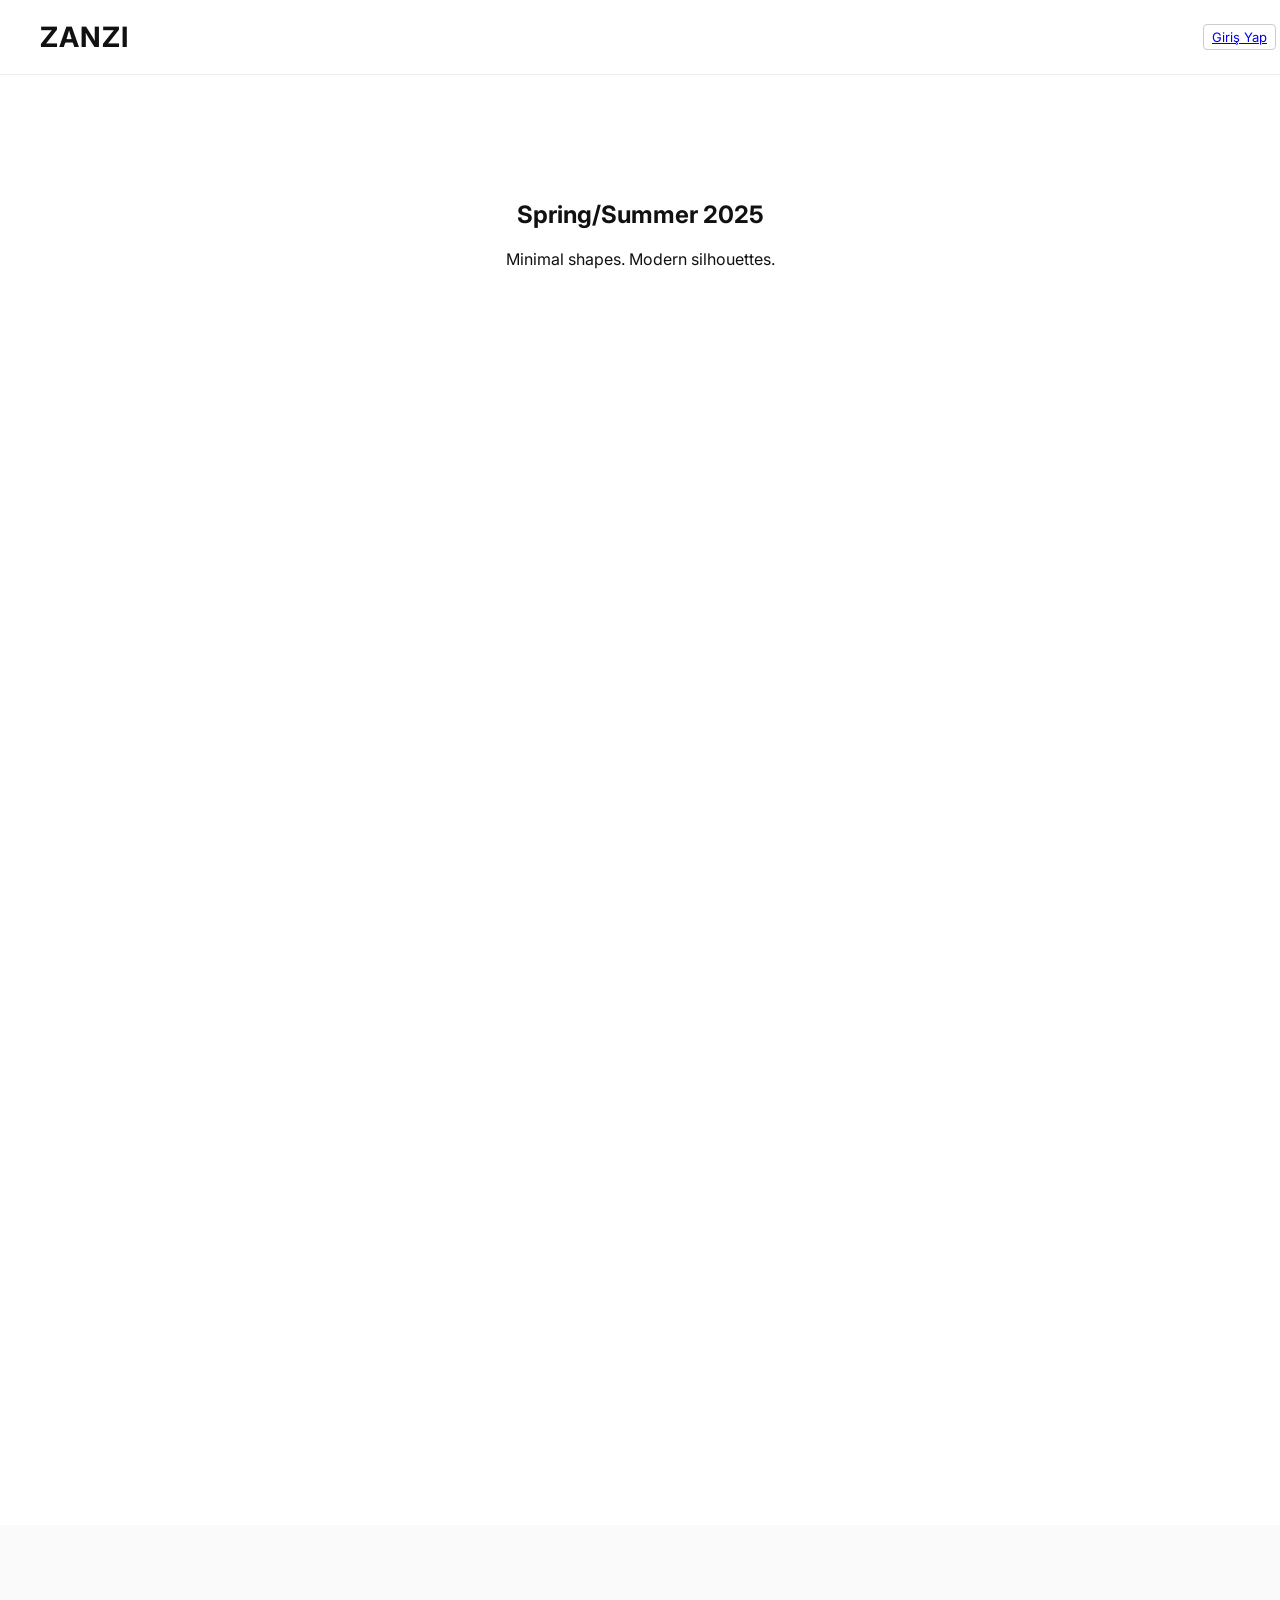
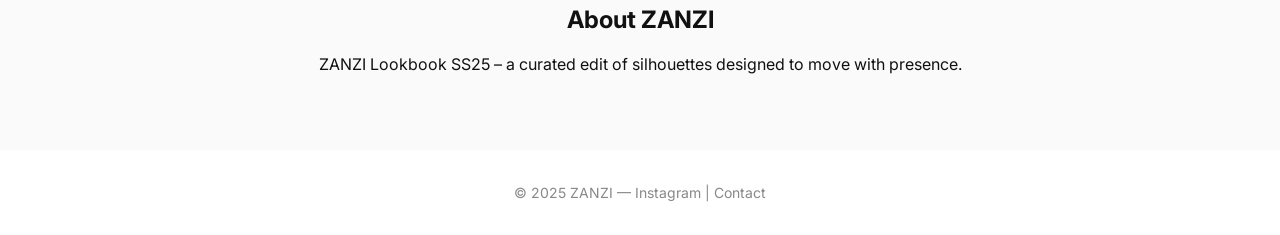
<file: index.html>
<!DOCTYPE html>
<html lang="tr">
<head>
  <meta charset="UTF-8" />
  <meta name="viewport" content="width=device-width, initial-scale=1.0" />
  <title>ZANZI Lookbook</title>
  <link rel="stylesheet" href="style.css" />
  <link href="https://fonts.googleapis.com/css2?family=Playfair+Display:wght@400;600&family=Inter:wght@400;500&display=swap" rel="stylesheet" />
  <style>
    body {
      font-family: 'Inter', sans-serif;
      margin: 0;
      padding: 0;
    }

    .header {
      display: flex;
      justify-content: space-between;
      align-items: center;
      padding: 20px 40px;
      background-color: #fff;
      border-bottom: 1px solid #eee;
      position: fixed;
      width: 100%;
      top: 0;
      z-index: 1000;
    }

    .logo {
      font-size: 28px;
      font-weight: bold;
    }

    .user-hamburger {
      display: flex;
      align-items: center;
      gap: 16px;
    }

    .user-info {
      font-size: 14px;
      color: #333;
    }

    .user-info a,
    .user-info button {
      font-size: 13px;
      margin-left: 12px;
      padding: 4px 8px;
      border: 1px solid #ccc;
      border-radius: 4px;
      background: none;
      cursor: pointer;
    }

    .hamburger {
      cursor: pointer;
    }

    .mobile-menu {
      position: fixed;
      top: 0;
      left: -100%;
      width: 300px;
      height: 100%;
      background: white;
      transition: left 0.3s ease;
      z-index: 999;
      padding-top: 80px;
    }

    .mobile-menu.show-menu {
      left: 0;
    }

    .menu-links {
      list-style: none;
      padding: 0;
    }

    .menu-links li {
      padding: 12px 24px;
    }

    .menu-links li a {
      text-decoration: none;
      font-size: 16px;
      color: #333;
    }

    .close-btn {
      position: absolute;
      top: 20px;
      right: 20px;
      cursor: pointer;
    }

    #overlay {
      position: fixed;
      top: 0;
      left: 0;
      width: 100%;
      height: 100%;
      background: rgba(0, 0, 0, 0.5);
      opacity: 0;
      pointer-events: none;
      transition: opacity 0.3s ease;
      z-index: 998;
    }

    #overlay.show {
      opacity: 1;
      pointer-events: all;
    }

    main {
      padding-top: 120px;
    }
  </style>
</head>
<body>

  <header class="header">
    <div class="logo">ZANZI</div>
    <div class="user-hamburger">
      <div id="userInfo" class="user-info"></div>
      <div class="hamburger" onclick="toggleMenu()">
        <svg width="28" height="18" viewBox="0 0 28 18" fill="none" xmlns="http://www.w3.org/2000/svg">
          <rect class="line1" y="0" width="28" height="2" fill="black"/>
          <rect class="line2" y="8" width="28" height="2" fill="black"/>
          <rect class="line3" y="16" width="28" height="2" fill="black"/>
        </svg>
      </div>
    </div>
  </header>

  <div id="overlay" onclick="toggleMenu()"></div>

  <nav id="mobileMenu" class="mobile-menu">
    <div class="close-btn" onclick="toggleMenu()">
      <svg viewBox="0 0 24 24" width="20" height="20" xmlns="http://www.w3.org/2000/svg">
        <line x1="4" y1="4" x2="20" y2="20" stroke="#000" stroke-width="2" />
        <line x1="20" y1="4" x2="4" y2="20" stroke="#000" stroke-width="2" />
      </svg>
    </div>
    <ul class="menu-links">
      <li><a href="/yeni-gelenler">Yeni Gelenler</a></li>
      <li><a href="/kategori/elbise">Elbise</a></li>
      <li><a href="/kategori/pantolon">Pantolon</a></li>
      <li><a href="/kategori/gomlek-ve-bluzlar">Gömlek ve Bluzlar</a></li>
      <li><a href="/kategori/takim-ve-kombinler">Takım ve Kombinler</a></li>
      <li><a href="/kategori/ceket">Ceket</a></li>
      <li><a href="/kategori/etek">Etek</a></li>
      <li><a href="/kategori/tulum">Tulum</a></li>
      <li><a href="favoriler.html">Favorilerim</a></li>
    </ul>
  </nav>

  <main>
    <section class="hero">
      <h1>Spring/Summer 2025</h1>
      <p>Minimal shapes. Modern silhouettes.</p>
    </section>

  <section class="lookbook">
    <!-- Beyaz Elbise -->
    <div class="product-card fade-in">
      <div class="slider-container">
        <div class="badge">Yeni</div>
        <div class="slider" data-offset="0">
          <div class="slide-item">
            <img src="images/beyaz1.jpg" alt="Beyaz 1" loading="lazy">
          </div>
          <div class="slide-item">
            <img src="images/beyaz2.jpg" alt="Beyaz 2" loading="lazy">
          </div>
        </div>
        <button class="prev" onclick="slidePrev(this)">‹</button>
        <button class="next" onclick="slideNext(this)">›</button>
      </div>
      <div class="product-info">
        <div class="info-top">
          <a href="beyaz.html"><h2>Beyaz Elbise</h2></a>
          <div class="favorite-icon" onclick="toggleFavorite(this)">
            <svg viewBox="0 0 24 24" class="heart" xmlns="http://www.w3.org/2000/svg">
              <path d="M12 21.35l-1.45-1.32C5.4 15.36 2 12.28 2 8.5
              2 6.5 3.5 5 5.5 5c1.54 0 3.04.99 3.57 2.36h1.87C13.46 5.99
              14.96 5 16.5 5 18.5 5 20 6.5 20 8.5c0 3.78-3.4 6.86-8.55 11.54L12 21.35z"
              fill="none" stroke="#333" stroke-width="2"/>
            </svg>
          </div>
        </div>
        <p class="price">₺1299</p>
      </div>
    </div>

    <!-- Bitter Tulum -->
    <div class="product-card fade-in">
      <div class="slider-container">
        <div class="slider" data-offset="0">
          <div class="slide-item">
            <img src="images/bitter1.jpg" alt="Bitter" loading="lazy">
          </div>
        </div>
        <button class="prev" onclick="slidePrev(this)">‹</button>
        <button class="next" onclick="slideNext(this)">›</button>
      </div>
      <div class="product-info">
        <div class="info-top">
          <a href="bitter.html"><h2>Bitter Tulum</h2></a>
          <div class="favorite-icon" onclick="toggleFavorite(this)">
            <svg viewBox="0 0 24 24" class="heart" xmlns="http://www.w3.org/2000/svg">
              <path d="M12 21.35l-1.45-1.32C5.4 15.36 2 12.28 2 8.5
              2 6.5 3.5 5 5.5 5c1.54 0 3.04.99 3.57 2.36h1.87C13.46 5.99
              14.96 5 16.5 5 18.5 5 20 6.5 20 8.5c0 3.78-3.4 6.86-8.55 11.54L12 21.35z"
              fill="none" stroke="#333" stroke-width="2"/>
            </svg>
          </div>
        </div>
        <p class="price">₺1199</p>
      </div>
    </div>

    <!-- Ceket Takımı -->
    <div class="product-card fade-in">
      <div class="slider-container">
        <div class="slider" data-offset="0">
          <div class="slide-item">
            <img src="images/ceket1.jpg" alt="Ceket 1" loading="lazy">
          </div>
          <div class="slide-item">
            <img src="images/ceket2.jpg" alt="Ceket 2" loading="lazy">
          </div>
        </div>
        <button class="prev" onclick="slidePrev(this)">‹</button>
        <button class="next" onclick="slideNext(this)">›</button>
      </div>
      <div class="product-info">
        <div class="info-top">
          <a href="ceket.html"><h2>Ceket Takımı</h2></a>
          <div class="favorite-icon" onclick="toggleFavorite(this)">
            <svg viewBox="0 0 24 24" class="heart" xmlns="http://www.w3.org/2000/svg">
              <path d="M12 21.35l-1.45-1.32C5.4 15.36 2 12.28 2 8.5
              2 6.5 3.5 5 5.5 5c1.54 0 3.04.99 3.57 2.36h1.87C13.46 5.99
              14.96 5 16.5 5 18.5 5 20 6.5 20 8.5c0 3.78-3.4 6.86-8.55 11.54L12 21.35z"
              fill="none" stroke="#333" stroke-width="2"/>
            </svg>
          </div>
        </div>
        <p class="price">₺1799</p>
      </div>
    </div>
    <!-- Çiçek Desenli Elbise -->
    <div class="product-card fade-in">
      <div class="slider-container">
        <div class="slider" data-offset="0">
          <div class="slide-item">
            <img src="images/cicek1.jpg" alt="Çiçek 1" loading="lazy">
          </div>
          <div class="slide-item">
            <img src="images/cicek2.jpg" alt="Çiçek 2" loading="lazy">
          </div>
        </div>
        <button class="prev" onclick="slidePrev(this)">‹</button>
        <button class="next" onclick="slideNext(this)">›</button>
      </div>
      <div class="product-info">
        <div class="info-top">
          <a href="cicek.html"><h2>Çiçek Desenli Elbise</h2></a>
          <div class="favorite-icon" onclick="toggleFavorite(this)">
            <svg viewBox="0 0 24 24" class="heart" xmlns="http://www.w3.org/2000/svg">
              <path d="M12 21.35l-1.45-1.32C5.4 15.36 2 12.28 2 8.5
              2 6.5 3.5 5 5.5 5c1.54 0 3.04.99 3.57 2.36h1.87C13.46 5.99
              14.96 5 16.5 5 18.5 5 20 6.5 20 8.5c0 3.78-3.4 6.86-8.55 11.54L12 21.35z"
              fill="none" stroke="#333" stroke-width="2"/>
            </svg>
          </div>
        </div>
        <p class="price">₺1399</p>
      </div>
    </div>

    <!-- Kahverengi Pantolon -->
    <div class="product-card fade-in">
      <div class="slider-container">
        <div class="slider" data-offset="0">
          <div class="slide-item">
            <img src="images/kahve1.jpg" alt="Kahverengi" loading="lazy">
          </div>
        </div>
        <button class="prev" onclick="slidePrev(this)">‹</button>
        <button class="next" onclick="slideNext(this)">›</button>
      </div>
      <div class="product-info">
        <div class="info-top">
          <a href="kahve.html"><h2>Kahverengi Pantolon</h2></a>
          <div class="favorite-icon" onclick="toggleFavorite(this)">
            <svg viewBox="0 0 24 24" class="heart" xmlns="http://www.w3.org/2000/svg">
              <path d="M12 21.35l-1.45-1.32C5.4 15.36 2 12.28 2 8.5
              2 6.5 3.5 5 5.5 5c1.54 0 3.04.99 3.57 2.36h1.87C13.46 5.99
              14.96 5 16.5 5 18.5 5 20 6.5 20 8.5c0 3.78-3.4 6.86-8.55 11.54L12 21.35z"
              fill="none" stroke="#333" stroke-width="2"/>
            </svg>
          </div>
        </div>
        <p class="price">₺899</p>
      </div>
    </div>

  </section>

  <section class="about">
    <h2>About ZANZI</h2>
    <p>ZANZI Lookbook SS25 – a curated edit of silhouettes designed to move with presence.</p>
  </section>
</main>

  <footer>
    <p>© 2025 ZANZI — Instagram | Contact</p>
  </footer>

  <script>
    function toggleMenu() {
      document.getElementById('mobileMenu').classList.toggle('show-menu');
      document.getElementById('overlay').classList.toggle('show');
    }

    const currentUser = localStorage.getItem("currentUser");
    const userInfo = document.getElementById("userInfo");

    if (userInfo) {
      if (currentUser) {
        userInfo.innerHTML = `👋 Merhaba, ${currentUser} <button onclick="logout()">Çıkış</button>`;
      } else {
        userInfo.innerHTML = `<a href='login.html'>Giriş Yap</a>`;
      }
    }

    function logout() {
      localStorage.removeItem("currentUser");
      location.reload();
    }
  </script>
</body>
</html>
</file>
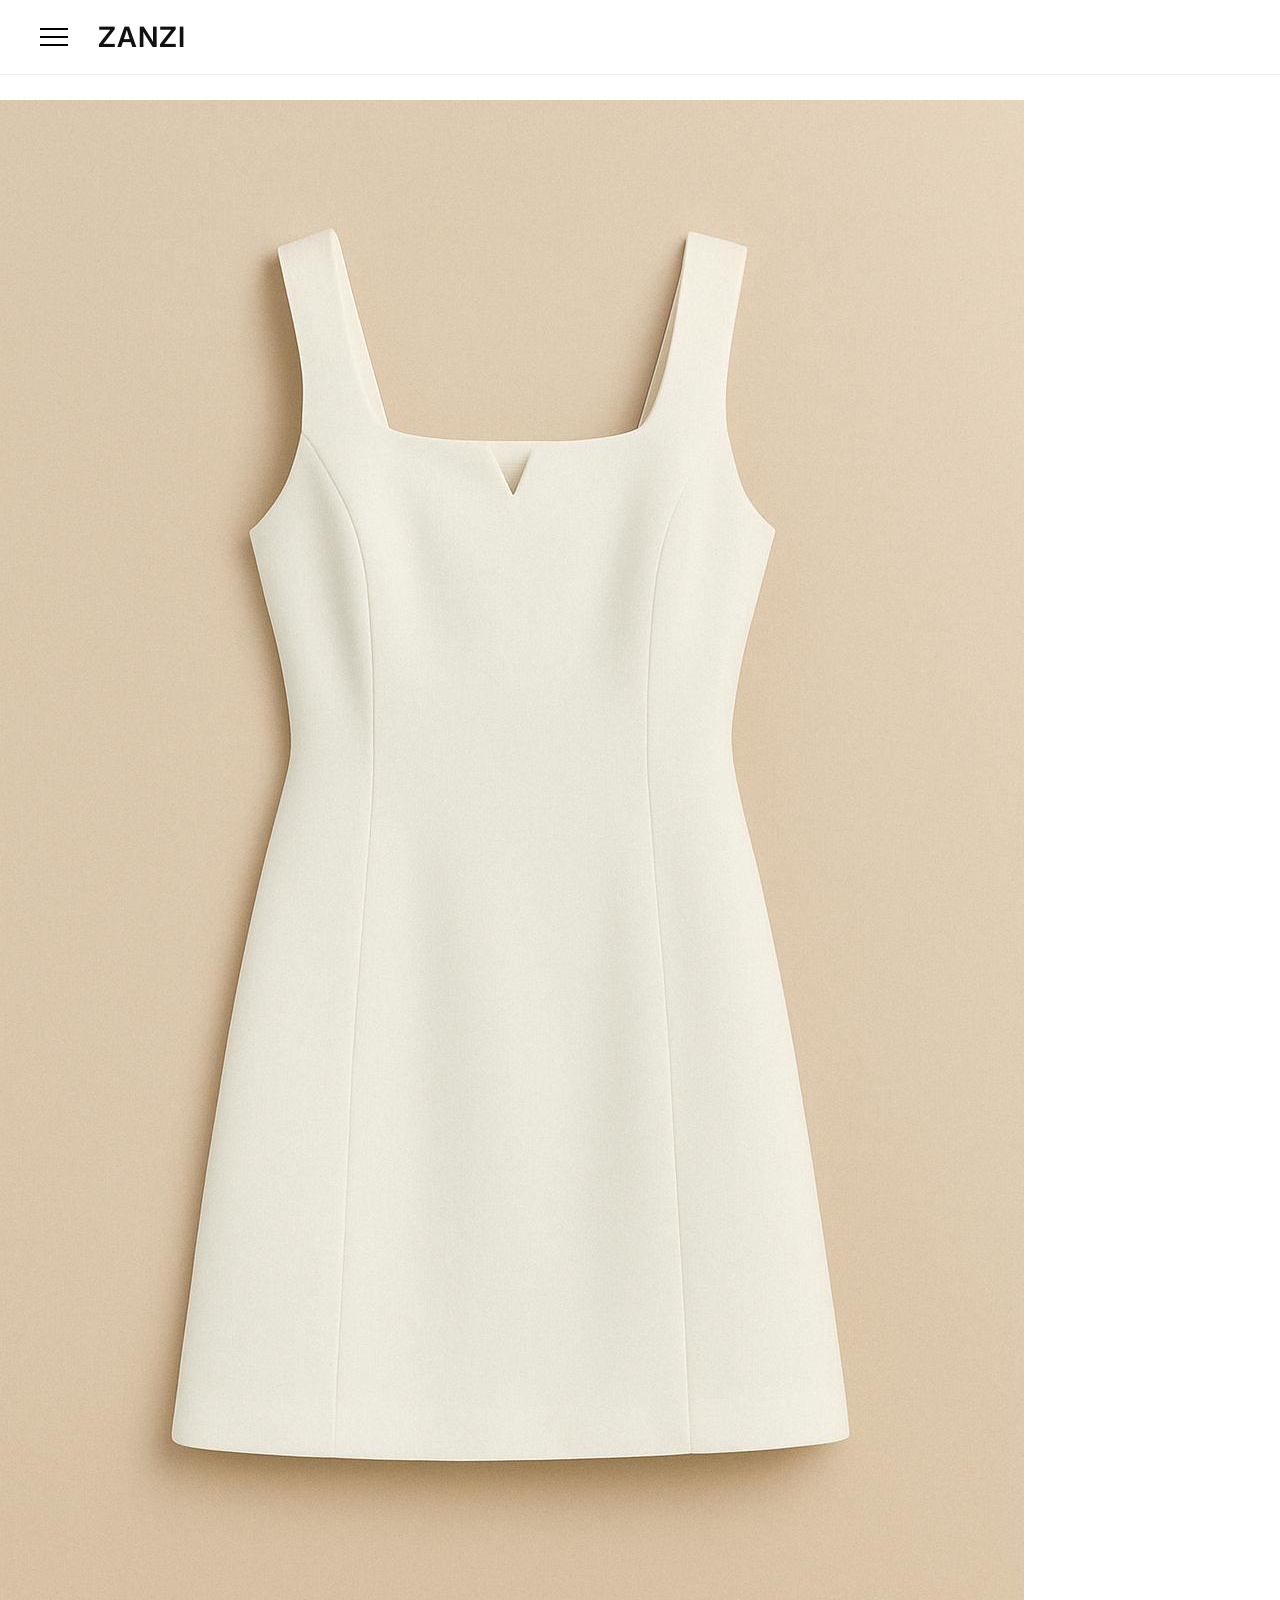
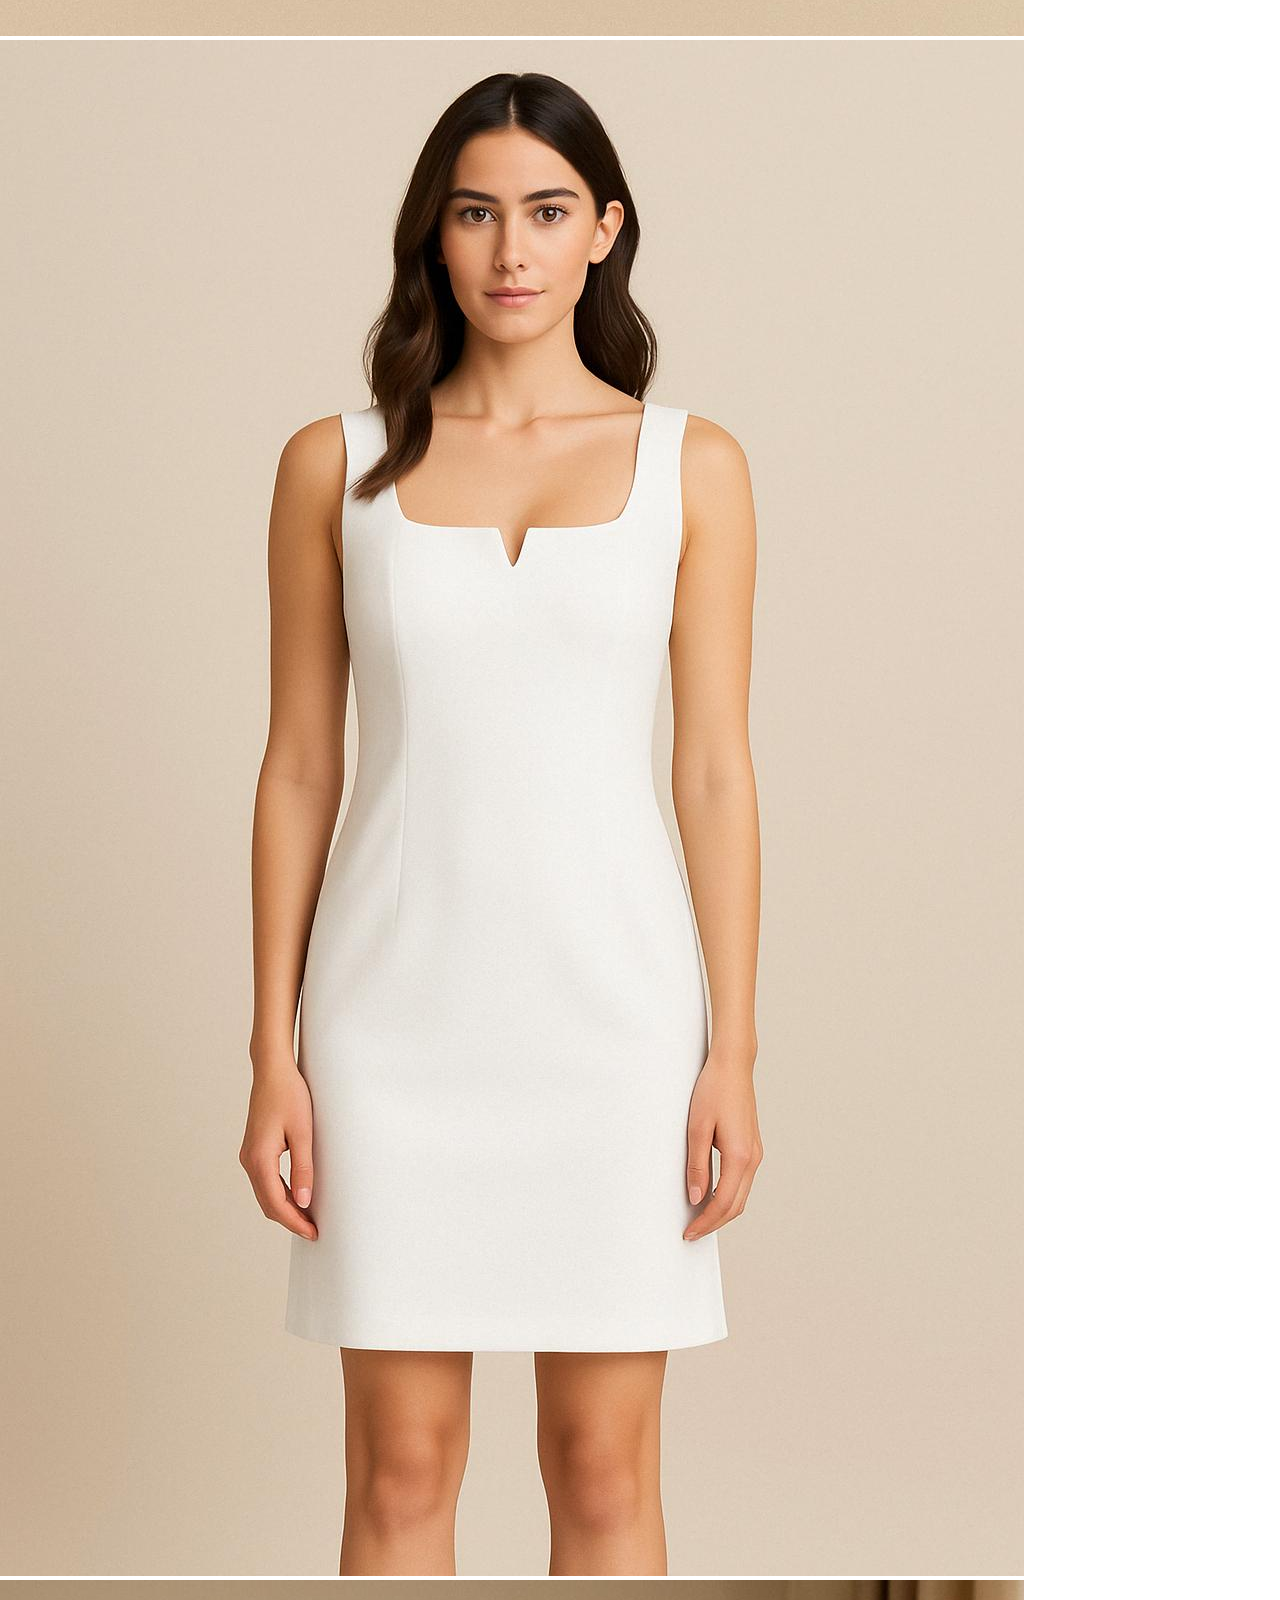
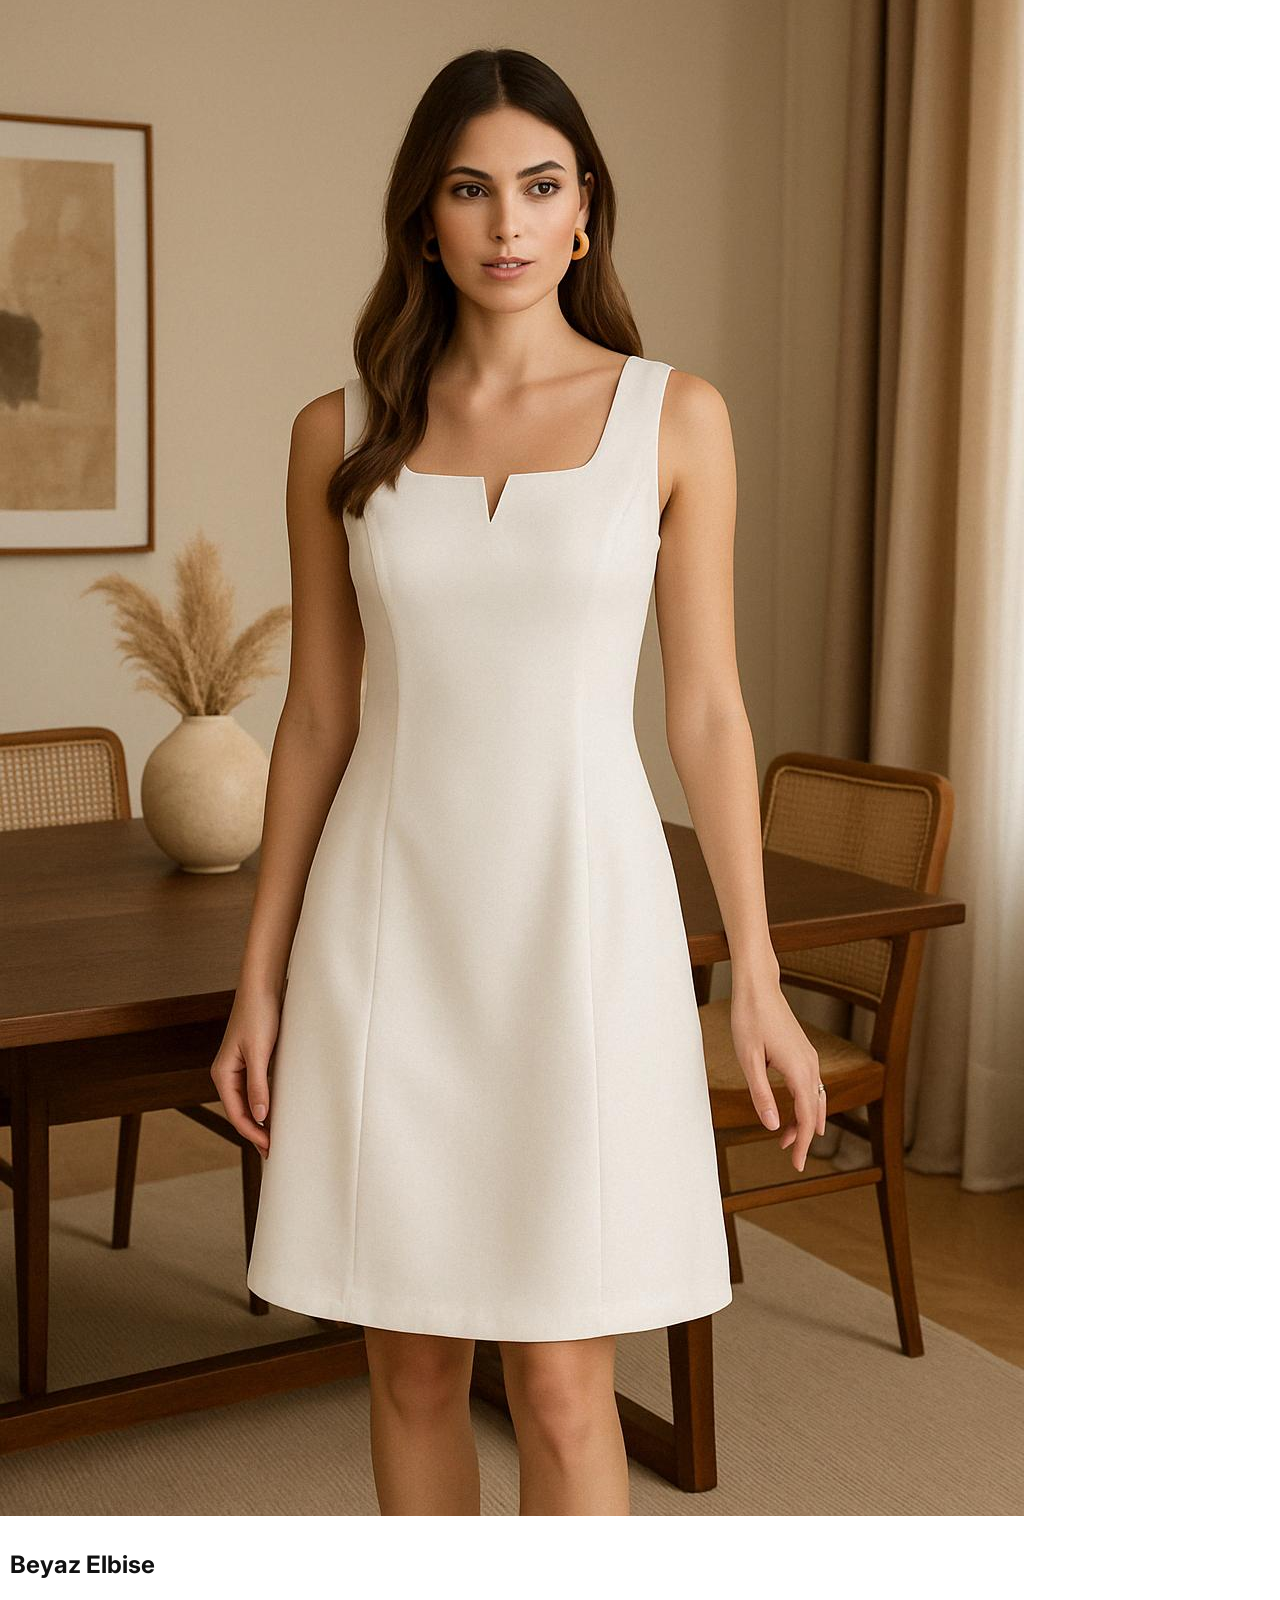
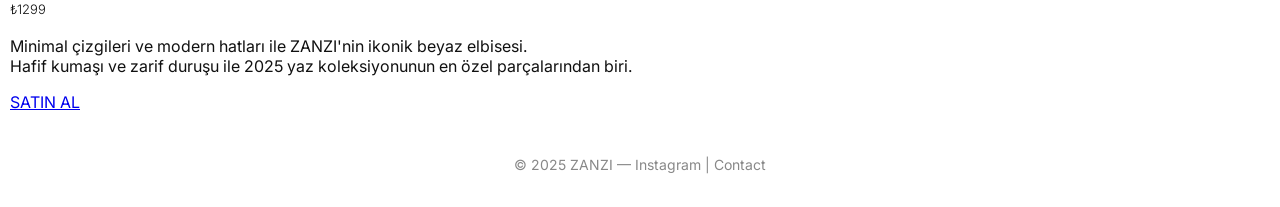
<file: beyaz.html>
<!DOCTYPE html>
<html lang="en">
<head>
  <meta charset="UTF-8">
  <meta name="viewport" content="width=device-width, initial-scale=1.0">
  <title>Cream Fold - ZANZI</title>
  <link rel="stylesheet" href="style.css">
  <link href="https://fonts.googleapis.com/css2?family=Playfair+Display:wght@400;600&family=Inter:wght@400;500&display=swap" rel="stylesheet">
</head>
<body class="page-transition">

<header>
  <div class="header-left">
    <div class="hamburger" onclick="toggleMenu()">
      <svg width="28" height="18" viewBox="0 0 28 18" fill="none" xmlns="http://www.w3.org/2000/svg">
        <rect class="line1" y="0" width="28" height="2" fill="black"/>
        <rect class="line2" y="8" width="28" height="2" fill="black"/>
        <rect class="line3" y="16" width="28" height="2" fill="black"/>
      </svg>
    </div>
    <div class="logo">ZANZI</div>
  </div>
</header>

<main class="product-detail-page">
  <section class="product-gallery">
    <img src="images/beyaz1.jpg" alt="Beyaz Elbise" loading="lazy" class="fade-in">
    <img src="images/beyaz2.jpg" alt="Beyaz Elbise Hover" loading="lazy" class="fade-in">
    <img src="images/beyaz3.jpg" alt="Beyaz Elbise Farklı Açı" loading="lazy" class="fade-in">
  </section>

  <section class="product-info">
    <h1>Beyaz Elbise</h1>
    <p class="price">₺1299</p>
    <p class="description">
      Minimal çizgileri ve modern hatları ile ZANZI'nin ikonik beyaz elbisesi.<br>
      Hafif kumaşı ve zarif duruşu ile 2025 yaz koleksiyonunun en özel parçalarından biri.
    </p>
    <a href="#" class="buy-button">SATIN AL</a>
  </section>
</main>

<footer>
  <p>© 2025 ZANZI — Instagram | Contact</p>
</footer>

<script src="script.js"></script>

</body>
</html>
</file>
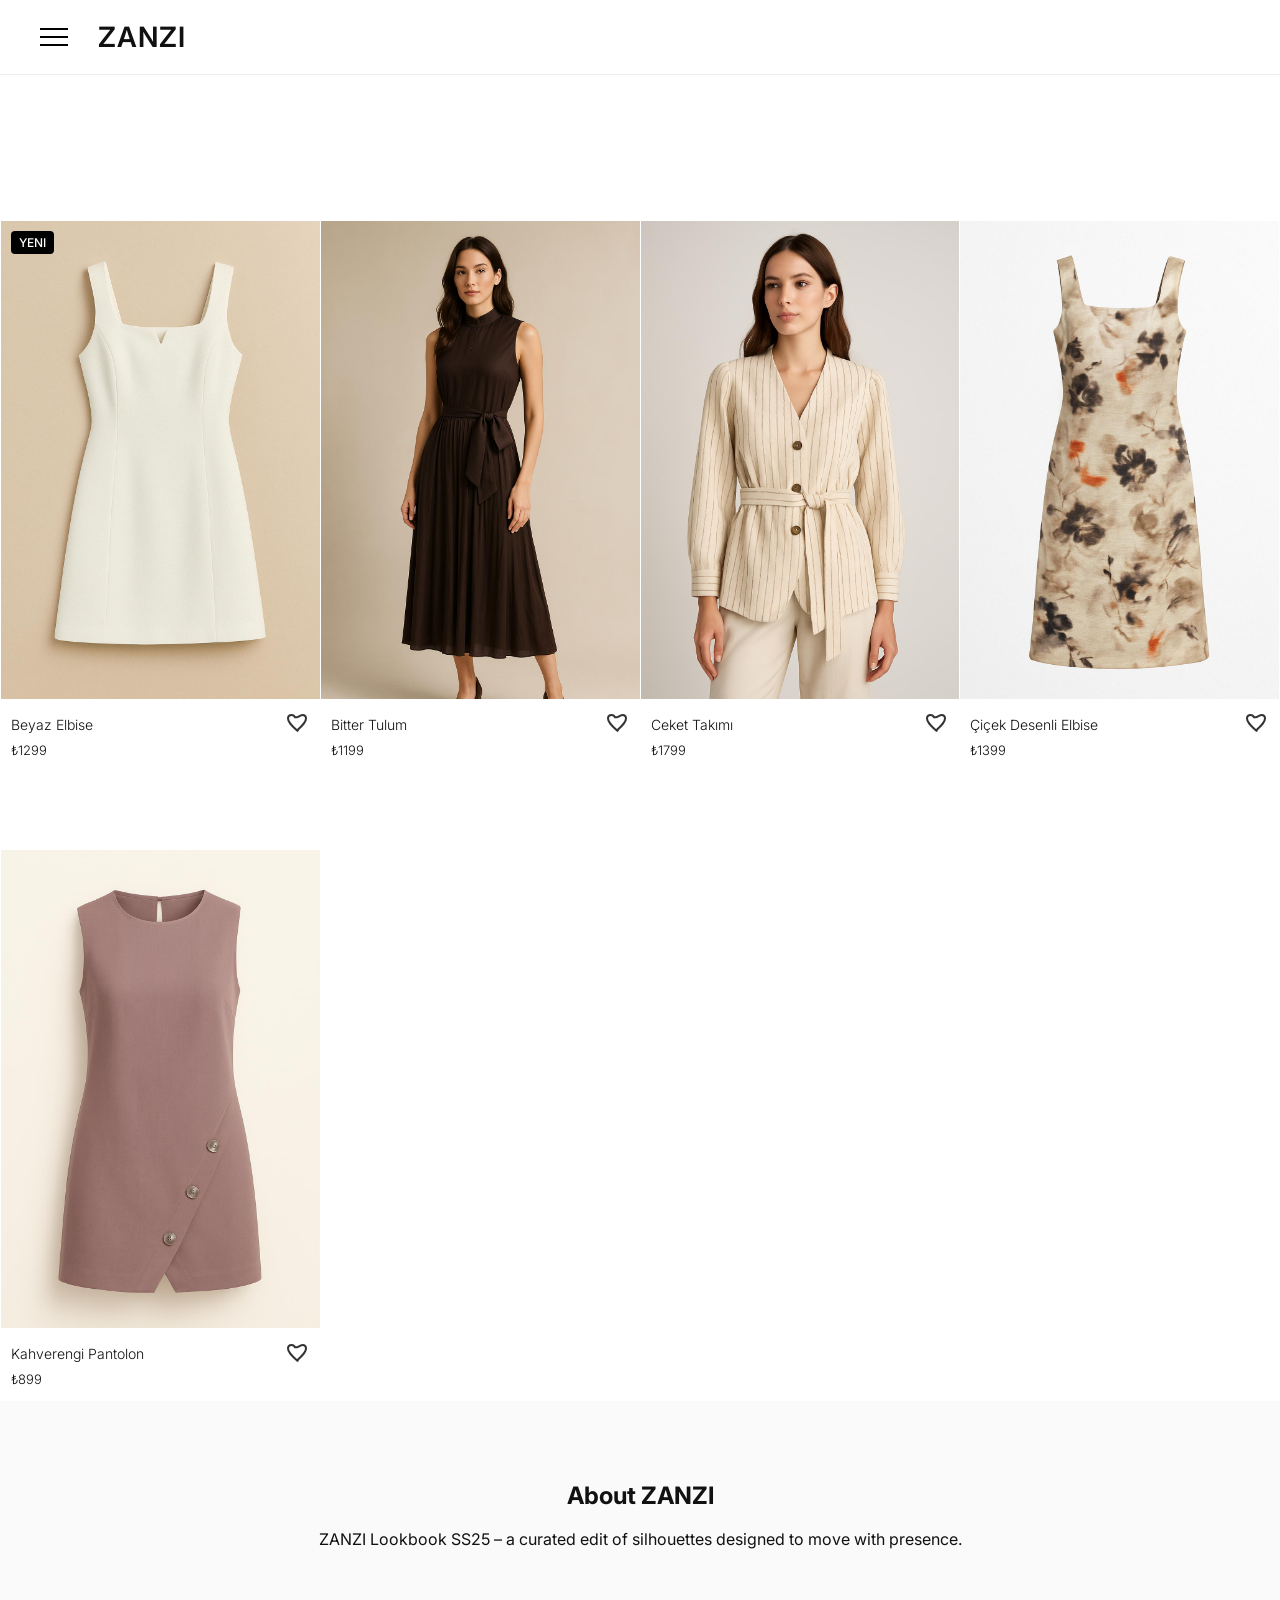
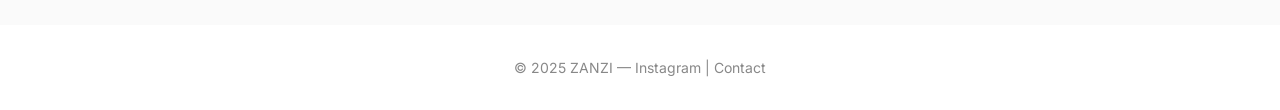
<file: favoriler.html>
<!DOCTYPE html>
<html lang="en">
<head>
  <meta charset="UTF-8" />
  <meta name="viewport" content="width=device-width, initial-scale=1.0" />
  <title>ZANZI Lookbook</title>
  <link rel="stylesheet" href="style.css" />
  <link href="https://fonts.googleapis.com/css2?family=Playfair+Display:wght@400;600&family=Inter:wght@400;500&display=swap" rel="stylesheet">
</head>
<body class="page-transition">

<header>
  <div class="header-left">
    <div class="hamburger" onclick="toggleMenu()">
      <svg width="28" height="18" viewBox="0 0 28 18" fill="none" xmlns="http://www.w3.org/2000/svg">
        <rect class="line1" y="0" width="28" height="2" fill="black"/>
        <rect class="line2" y="8" width="28" height="2" fill="black"/>
        <rect class="line3" y="16" width="28" height="2" fill="black"/>
      </svg>
    </div>
    <div class="logo">ZANZI</div>
  </div>
</header>

<div id="overlay" class="overlay" onclick="toggleMenu()"></div>
  
<nav id="mobileMenu" class="mobile-menu">
  <div class="close-btn" onclick="toggleMenu()">
    <svg viewBox="0 0 24 24" width="36" height="36">
      <line x1="4" y1="4" x2="20" y2="20" stroke="black" stroke-width="2"/>
      <line x1="20" y1="4" x2="4" y2="20" stroke="black" stroke-width="2"/>
    </svg>
  </div>

  <style>
    .menu-links li a.highlight {
      color: #E63946; /* Kırmızı */
      font-weight: 600; /* Hafif kalın */
    }
    .menu-links li a {
      font-size: 16px; /* Daha küçük font */
      text-decoration: none;
      color: black;
      display: block;
      padding: 8px 20px; /* Sola hizalama için iç boşluk */
      transition: color 0.3s ease;
      text-align: left; /* SOLA HİZALI */
    }
    .menu-links li a:hover {
      color: #666; /* Hover'da hafif gri */
    }
    .menu-links {
      list-style: none;
      padding: 0;
      margin-top: 60px;
    }
  </style>

  <ul class="menu-links">
    <li><a href="/yeni-gelenler" class="highlight">Yeni Gelenler</a></li>
    <li><a href="/kategori/elbise">Elbise</a></li>
    <li><a href="/kategori/pantolon">Pantolon</a></li>
    <li><a href="/kategori/gomlek-ve-bluzlar">Gömlek ve Bluzlar</a></li>
    <li><a href="/kategori/takim-ve-kombinler">Takım ve Kombinler</a></li>
    <li><a href="/kategori/ceket">Ceket</a></li>
    <li><a href="/kategori/etek">Etek</a></li>
    <li><a href="/kategori/tulum">Tulum</a></li>
  </ul>
</nav>


<main>
  <section class="hero">
    <div class="overlay">
      <h1>Spring/Summer 2025</h1>
      <p>Minimal shapes. Modern silhouettes.</p>
    </div>
  </section>

  <section class="lookbook">
    <!-- Beyaz Elbise -->
    <div class="product-card fade-in">
      <div class="slider-container">
        <div class="badge">Yeni</div>
        <div class="slider" data-offset="0">
          <div class="slide-item">
            <img src="images/beyaz1.jpg" alt="Beyaz 1" loading="lazy">
          </div>
          <div class="slide-item">
            <img src="images/beyaz2.jpg" alt="Beyaz 2" loading="lazy">
          </div>
        </div>
        <button class="prev" onclick="slidePrev(this)">‹</button>
        <button class="next" onclick="slideNext(this)">›</button>
      </div>
      <div class="product-info">
        <div class="info-top">
          <a href="beyaz.html"><h2>Beyaz Elbise</h2></a>
          <div class="favorite-icon" onclick="toggleFavorite(this)">
            <svg viewBox="0 0 24 24" class="heart" xmlns="http://www.w3.org/2000/svg">
              <path d="M12 21.35l-1.45-1.32C5.4 15.36 2 12.28 2 8.5
              2 6.5 3.5 5 5.5 5c1.54 0 3.04.99 3.57 2.36h1.87C13.46 5.99
              14.96 5 16.5 5 18.5 5 20 6.5 20 8.5c0 3.78-3.4 6.86-8.55 11.54L12 21.35z"
              fill="none" stroke="#333" stroke-width="2"/>
            </svg>
          </div>
        </div>
        <p class="price">₺1299</p>
      </div>
    </div>

    <!-- Bitter Tulum -->
    <div class="product-card fade-in">
      <div class="slider-container">
        <div class="slider" data-offset="0">
          <div class="slide-item">
            <img src="images/bitter1.jpg" alt="Bitter" loading="lazy">
          </div>
        </div>
        <button class="prev" onclick="slidePrev(this)">‹</button>
        <button class="next" onclick="slideNext(this)">›</button>
      </div>
      <div class="product-info">
        <div class="info-top">
          <a href="bitter.html"><h2>Bitter Tulum</h2></a>
          <div class="favorite-icon" onclick="toggleFavorite(this)">
            <svg viewBox="0 0 24 24" class="heart" xmlns="http://www.w3.org/2000/svg">
              <path d="M12 21.35l-1.45-1.32C5.4 15.36 2 12.28 2 8.5
              2 6.5 3.5 5 5.5 5c1.54 0 3.04.99 3.57 2.36h1.87C13.46 5.99
              14.96 5 16.5 5 18.5 5 20 6.5 20 8.5c0 3.78-3.4 6.86-8.55 11.54L12 21.35z"
              fill="none" stroke="#333" stroke-width="2"/>
            </svg>
          </div>
        </div>
        <p class="price">₺1199</p>
      </div>
    </div>

    <!-- Ceket Takımı -->
    <div class="product-card fade-in">
      <div class="slider-container">
        <div class="slider" data-offset="0">
          <div class="slide-item">
            <img src="images/ceket1.jpg" alt="Ceket 1" loading="lazy">
          </div>
          <div class="slide-item">
            <img src="images/ceket2.jpg" alt="Ceket 2" loading="lazy">
          </div>
        </div>
        <button class="prev" onclick="slidePrev(this)">‹</button>
        <button class="next" onclick="slideNext(this)">›</button>
      </div>
      <div class="product-info">
        <div class="info-top">
          <a href="ceket.html"><h2>Ceket Takımı</h2></a>
          <div class="favorite-icon" onclick="toggleFavorite(this)">
            <svg viewBox="0 0 24 24" class="heart" xmlns="http://www.w3.org/2000/svg">
              <path d="M12 21.35l-1.45-1.32C5.4 15.36 2 12.28 2 8.5
              2 6.5 3.5 5 5.5 5c1.54 0 3.04.99 3.57 2.36h1.87C13.46 5.99
              14.96 5 16.5 5 18.5 5 20 6.5 20 8.5c0 3.78-3.4 6.86-8.55 11.54L12 21.35z"
              fill="none" stroke="#333" stroke-width="2"/>
            </svg>
          </div>
        </div>
        <p class="price">₺1799</p>
      </div>
    </div>
    <!-- Çiçek Desenli Elbise -->
    <div class="product-card fade-in">
      <div class="slider-container">
        <div class="slider" data-offset="0">
          <div class="slide-item">
            <img src="images/cicek1.jpg" alt="Çiçek 1" loading="lazy">
          </div>
          <div class="slide-item">
            <img src="images/cicek2.jpg" alt="Çiçek 2" loading="lazy">
          </div>
        </div>
        <button class="prev" onclick="slidePrev(this)">‹</button>
        <button class="next" onclick="slideNext(this)">›</button>
      </div>
      <div class="product-info">
        <div class="info-top">
          <a href="cicek.html"><h2>Çiçek Desenli Elbise</h2></a>
          <div class="favorite-icon" onclick="toggleFavorite(this)">
            <svg viewBox="0 0 24 24" class="heart" xmlns="http://www.w3.org/2000/svg">
              <path d="M12 21.35l-1.45-1.32C5.4 15.36 2 12.28 2 8.5
              2 6.5 3.5 5 5.5 5c1.54 0 3.04.99 3.57 2.36h1.87C13.46 5.99
              14.96 5 16.5 5 18.5 5 20 6.5 20 8.5c0 3.78-3.4 6.86-8.55 11.54L12 21.35z"
              fill="none" stroke="#333" stroke-width="2"/>
            </svg>
          </div>
        </div>
        <p class="price">₺1399</p>
      </div>
    </div>

    <!-- Kahverengi Pantolon -->
    <div class="product-card fade-in">
      <div class="slider-container">
        <div class="slider" data-offset="0">
          <div class="slide-item">
            <img src="images/kahve1.jpg" alt="Kahverengi" loading="lazy">
          </div>
        </div>
        <button class="prev" onclick="slidePrev(this)">‹</button>
        <button class="next" onclick="slideNext(this)">›</button>
      </div>
      <div class="product-info">
        <div class="info-top">
          <a href="kahve.html"><h2>Kahverengi Pantolon</h2></a>
          <div class="favorite-icon" onclick="toggleFavorite(this)">
            <svg viewBox="0 0 24 24" class="heart" xmlns="http://www.w3.org/2000/svg">
              <path d="M12 21.35l-1.45-1.32C5.4 15.36 2 12.28 2 8.5
              2 6.5 3.5 5 5.5 5c1.54 0 3.04.99 3.57 2.36h1.87C13.46 5.99
              14.96 5 16.5 5 18.5 5 20 6.5 20 8.5c0 3.78-3.4 6.86-8.55 11.54L12 21.35z"
              fill="none" stroke="#333" stroke-width="2"/>
            </svg>
          </div>
        </div>
        <p class="price">₺899</p>
      </div>
    </div>

  </section>

  <section class="about">
    <h2>About ZANZI</h2>
    <p>ZANZI Lookbook SS25 – a curated edit of silhouettes designed to move with presence.</p>
  </section>
</main>

<footer>
  <p>© 2025 ZANZI — Instagram | Contact</p>
</footer>

<script src="script.js"></script>

</body>
</html>
</file>
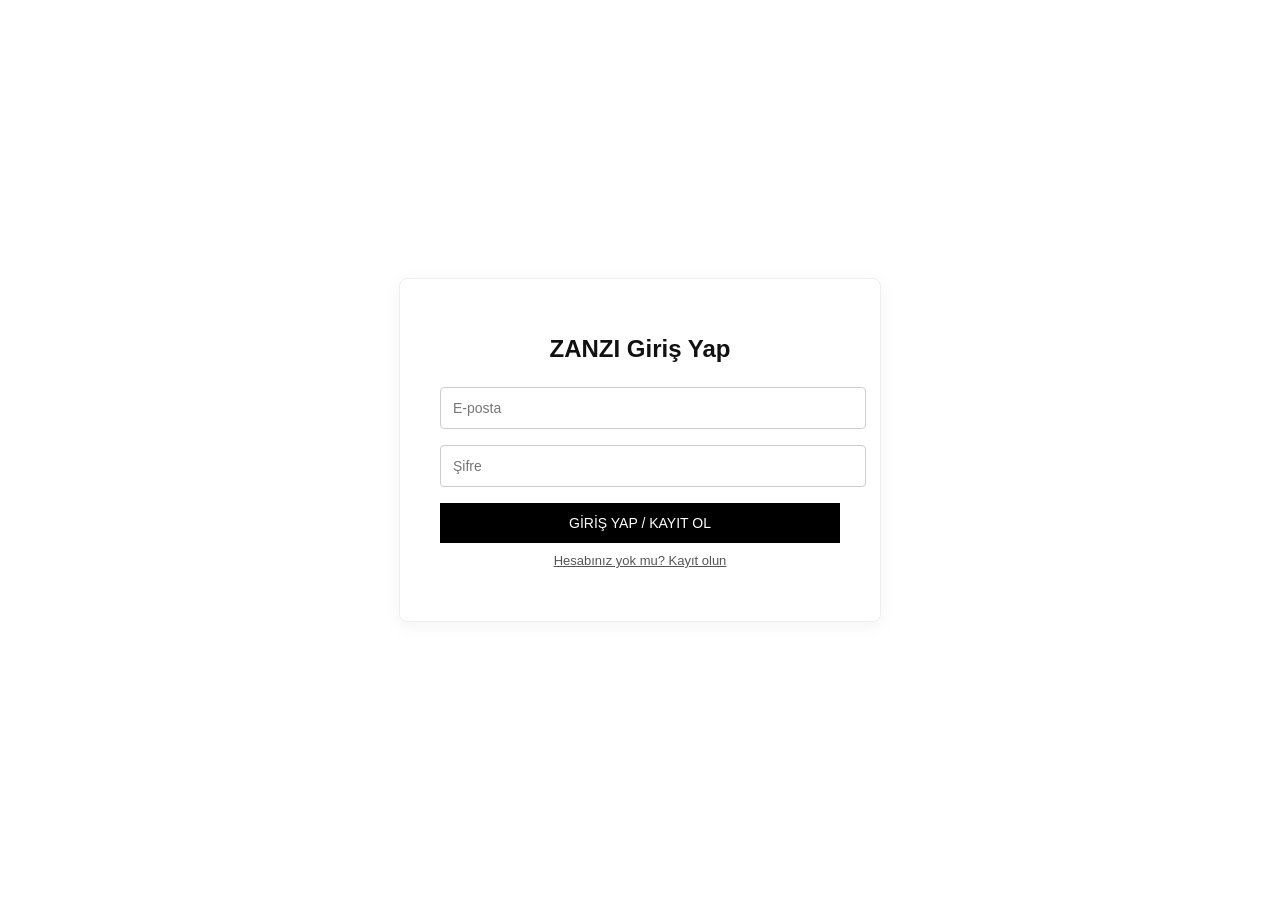
<file: login.html>
<!DOCTYPE html>
<html lang="tr">
<head>
  <meta charset="UTF-8" />
  <meta name="viewport" content="width=device-width, initial-scale=1.0" />
  <title>ZANZI Giriş Yap</title>
  <link rel="stylesheet" href="style.css" />
  <style>
    body {
      font-family: 'Inter', sans-serif;
      background: #fff;
      display: flex;
      align-items: center;
      justify-content: center;
      height: 100vh;
      margin: 0;
    }
    .auth-box {
      max-width: 400px;
      width: 100%;
      padding: 40px;
      border: 1px solid #eee;
      border-radius: 8px;
      box-shadow: 0 4px 20px rgba(0,0,0,0.05);
    }
    h1 {
      font-size: 24px;
      text-align: center;
      margin-bottom: 24px;
    }
    input {
      width: 100%;
      padding: 12px;
      margin-bottom: 16px;
      font-size: 14px;
      border: 1px solid #ccc;
      border-radius: 4px;
    }
    button {
      width: 100%;
      padding: 12px;
      background: black;
      color: white;
      border: none;
      font-size: 14px;
      cursor: pointer;
      text-transform: uppercase;
    }
    p, a {
      text-align: center;
      font-size: 13px;
      margin-top: 10px;
      color: #555;
      display: block;
    }
    #authMessage {
      margin-top: 12px;
      text-align: center;
      font-size: 13px;
      color: #d00;
    }
  </style>
</head>
<body>

  <div class="auth-box">
    <h1>ZANZI Giriş Yap</h1>
    <form id="authForm">
      <input type="email" id="email" placeholder="E-posta" required />
      <input type="password" id="password" placeholder="Şifre" required />
      <button type="submit">Giriş Yap / Kayıt Ol</button>
    </form>
    <p><a href="register.html">Hesabınız yok mu? Kayıt olun</a></p>
    <p id="authMessage"></p>
  </div>

  <!-- 🔗 GÖMÜLÜ JS -->
  <script>
    document.getElementById("authForm").addEventListener("submit", function (e) {
      e.preventDefault();

      const email = document.getElementById("email").value.trim();
      const password = document.getElementById("password").value.trim();
      const message = document.getElementById("authMessage");

      if (!email || !password) {
        message.textContent = "Lütfen e-posta ve şifre giriniz.";
        return;
      }

      const key = "user_" + email;
      const stored = localStorage.getItem(key);

      if (stored) {
        const user = JSON.parse(stored);
        if (user.password === password) {
          localStorage.setItem("currentUser", email);
          message.style.color = "green";
          message.textContent = "Giriş başarılı. Yönlendiriliyorsunuz...";
          setTimeout(() => window.location.href = "index.html", 1000);
        } else {
          message.textContent = "Şifre yanlış.";
        }
      } else {
        const newUser = { email, password };
        localStorage.setItem(key, JSON.stringify(newUser));
        localStorage.setItem("currentUser", email);
        message.style.color = "green";
        message.textContent = "Kayıt başarılı. Giriş yapılıyor...";
        setTimeout(() => window.location.href = "index.html", 1000);
      }
    });
  </script>

</body>
</html>
</file>
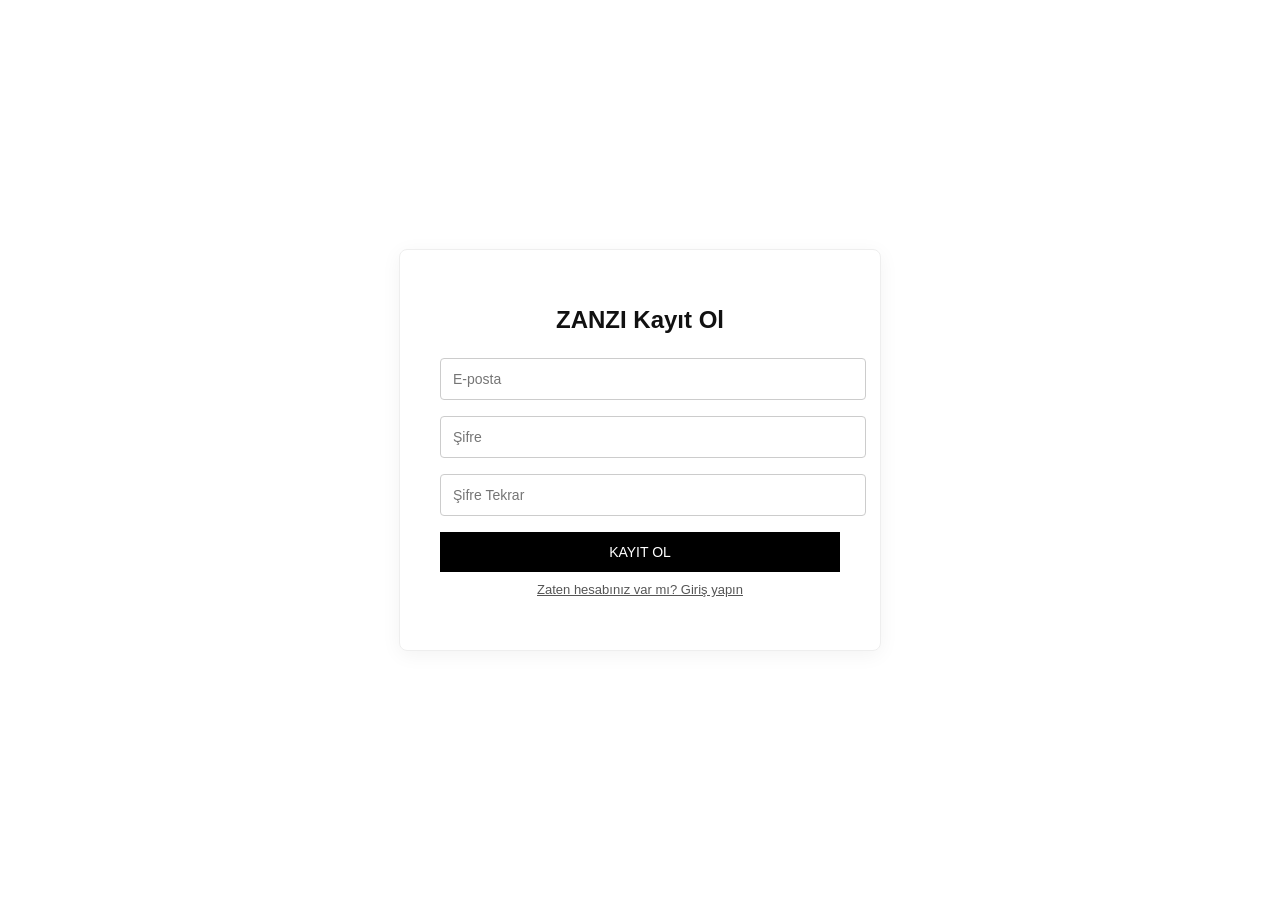
<file: register.html>
<!DOCTYPE html>
<html lang="tr">
<head>
  <meta charset="UTF-8" />
  <meta name="viewport" content="width=device-width, initial-scale=1.0" />
  <title>ZANZI Kayıt Ol</title>
  <link rel="stylesheet" href="style.css" />
  <style>
    body {
      font-family: 'Inter', sans-serif;
      background: #fff;
      display: flex;
      align-items: center;
      justify-content: center;
      height: 100vh;
      margin: 0;
    }
    .auth-box {
      max-width: 400px;
      width: 100%;
      padding: 40px;
      border: 1px solid #eee;
      border-radius: 8px;
      box-shadow: 0 4px 20px rgba(0,0,0,0.05);
    }
    h1 {
      font-size: 24px;
      text-align: center;
      margin-bottom: 24px;
    }
    input {
      width: 100%;
      padding: 12px;
      margin-bottom: 16px;
      font-size: 14px;
      border: 1px solid #ccc;
      border-radius: 4px;
    }
    button {
      width: 100%;
      padding: 12px;
      background: black;
      color: white;
      border: none;
      font-size: 14px;
      cursor: pointer;
      text-transform: uppercase;
    }
    p, a {
      text-align: center;
      font-size: 13px;
      margin-top: 10px;
      color: #555;
      display: block;
    }
    #registerMessage {
      margin-top: 10px;
      font-size: 13px;
      text-align: center;
      color: #c00;
    }
  </style>
</head>
<body>

  <div class="auth-box">
    <h1>ZANZI Kayıt Ol</h1>
    <form id="registerForm">
      <input type="email" id="email" placeholder="E-posta" required />
      <input type="password" id="password" placeholder="Şifre" required />
      <input type="password" id="confirmPassword" placeholder="Şifre Tekrar" required />
      <button type="submit">Kayıt Ol</button>
    </form>
    <p><a href="login.html">Zaten hesabınız var mı? Giriş yapın</a></p>
    <p id="registerMessage"></p>
  </div>

  <!-- 🔗 GÖMÜLÜ JS -->
  <script>
    document.getElementById("registerForm").addEventListener("submit", function (e) {
      e.preventDefault();

      const email = document.getElementById("email").value.trim();
      const password = document.getElementById("password").value.trim();
      const confirmPassword = document.getElementById("confirmPassword").value.trim();
      const message = document.getElementById("registerMessage");

      if (!email || !password || !confirmPassword) {
        message.textContent = "Lütfen tüm alanları doldurun.";
        return;
      }

      if (password !== confirmPassword) {
        message.textContent = "Şifreler uyuşmuyor.";
        return;
      }

      const userKey = "user_" + email;
      if (localStorage.getItem(userKey)) {
        message.textContent = "Bu e-posta zaten kayıtlı.";
        return;
      }

      const newUser = { email, password };
      localStorage.setItem(userKey, JSON.stringify(newUser));
      message.style.color = "green";
      message.textContent = "Kayıt başarılı! Giriş sayfasına yönlendiriliyorsunuz...";

      setTimeout(() => {
        window.location.href = "login.html";
      }, 1500);
    });
  </script>

</body>
</html>
</file>
<file: style.css>
/* Genel */
body {
  font-family: 'Inter', sans-serif;
  margin: 0;
  padding: 0;
  background: #fff;
  color: #111;
}

h1, h2 {
  font-family: 'Inter', sans-serif;
}

.page-transition {
  opacity: 0;
  transition: opacity 0.5s ease;
}
.page-transition.visible {
  opacity: 1;
}

/* Header */
header {
  position: fixed;
  top: 0;
  width: 100%;
  background: #fff;
  display: flex;
  align-items: center;
  justify-content: flex-start;
  padding: 20px 40px;
  border-bottom: 1px solid #eee;
  z-index: 999;
}

.header-left {
  display: flex;
  align-items: center;
  gap: 30px;
}

.logo {
  font-size: 28px;
  font-weight: 600;
  letter-spacing: 1px;
}

/* Hamburger Menu */
.hamburger {
  cursor: pointer;
  display: flex;
  align-items: center;
  justify-content: center;
}

.hamburger svg {
  transition: transform 0.3s ease;
}

.hamburger:hover svg {
  transform: scale(1.1);
}

.hamburger svg rect {
  transition: all 0.4s ease;
}

.hamburger.active .line1 {
  transform: rotate(45deg) translate(5px, 5px);
}
.hamburger.active .line2 {
  opacity: 0;
}
.hamburger.active .line3 {
  transform: rotate(-45deg) translate(5px, -5px);
}

/* Mobile Menu */
.mobile-menu {
  position: fixed;
  top: 0;
  left: -100%;
  width: 50%;
  height: 100%;
  background: #fff;
  box-shadow: 4px 0 10px rgba(0,0,0,0.2);
  transition: left 0.5s ease;
  z-index: 1000;
  padding: 60px 20px;
}

.mobile-menu.show-menu {
  left: 0;
}

.mobile-menu ul {
  list-style: none;
  padding: 0;
  margin: 0;
}

.mobile-menu ul li {
  margin-bottom: 30px;
}

.mobile-menu ul li a {
  text-decoration: none;
  color: #111;
  font-size: 13px;
  font-weight: 500;
  transition: color 0.3s ease;
}

.mobile-menu ul li a:hover {
  color: #999;
}

.close-btn {
  position: absolute;
  top: 20px;
  right: 20px; /* ← SOL DEĞİL, SAĞA YASLADIK */
  z-index: 1000;
  cursor: pointer;
}

.close-btn:hover {
  transform: rotate(90deg);
}

/* Main */
main {
  padding-top: 100px;
}

/* Hero */
.hero {
  padding: 60px;
  text-align: center;
}

/* Lookbook */
.lookbook {
  display: grid;
  grid-template-columns: repeat(4, 1fr);
  column-gap: 1px;
  row-gap: 80px;
  padding: 1px;
}

/* Slider yapısı */
.slider-container {
  position: relative;
  overflow: hidden;
  width: 100%;
  padding-top: 150%; /* 3:4 oran */
}

.slider {
  position: absolute;
  top: 0;
  left: 0;
  height: 100%;
  display: flex;
  transition: transform 0.5s ease;
}

.slide-item {
  flex: 0 0 100%;
  height: 100%;
  display: flex;
  align-items: center;
  justify-content: center;
}

.slide-item img {
  width: 100%;
  height: 100%;
  object-fit: cover;
  aspect-ratio: 3 / 4;
}

/* Scroll Butonları */
.prev,
.next {
  position: absolute;
  top: 50%;
  transform: translateY(-50%);
  background: transparent; /* <<< Arka plan tamamen şeffaf */
  border: none;
  font-size: 28px;
  cursor: pointer;
  padding: 6px 10px;
  z-index: 10;
  color: #333; /* <<< Ok rengi sabit */
  opacity: 0; /* <<< Başlangıçta görünmez */
}


.slider-container:hover .prev,
.slider-container:hover .next {
  opacity: 1; /* <<< Slider'ın üstüne gelince görünür */
}




.prev {
  left: 10px;
}

.next {
  right: 10px;
}



/* Ürün Kartı */
.product-card {
  flex: 0 0 auto;
  width: 100%;
  overflow: hidden;
  text-align: center;
}

.product-info {
  padding: 10px;
  text-align: left;
}

.product-info h2 {
  font-size: 14px;
  font-weight: 300;
  margin: 5px 0 3px;
  letter-spacing: 0;
  color: #111;
  text-decoration: none;
  text-transform: none;
  line-height: 1.6;
}

.product-info .price {
  font-size: 13px;
  font-weight: 300;
  color: #111;
  margin: 0;
  line-height: 1.6;
}

.product-card a {
  text-decoration: none;
  color: inherit;
}

/* Favori İkonu */
.info-top {
  display: flex;
  align-items: center;
  justify-content: space-between;
}

.favorite-icon .heart {
  width: 24px;
  height: 24px;
  transition: all 0.3s ease;
  cursor: pointer;
}

.favorite-icon.active .heart path {
  fill: #E63946;
  stroke: #E63946;
}



/* About */
.about {
  text-align: center;
  padding: 60px 40px;
  background-color: #fafafa;
}

/* Footer */
footer {
  text-align: center;
  padding: 20px;
  font-size: 14px;
  color: #888;
}

/* Fade-in Animasyon */
.fade-in {
  opacity: 0;
  transform: translateY(20px);
  transition: opacity 0.8s ease, transform 0.8s ease;
}
.fade-in.visible {
  opacity: 1;
  transform: translateY(0);
}

/* Responsive */
@media (max-width: 1024px) {
  .lookbook {
    grid-template-columns: repeat(2, 1fr);
  }
}

@media (max-width: 768px) {
  .lookbook {
    grid-template-columns: 1fr;
  }
}
.badge {
  position: absolute;
  top: 10px;
  left: 10px;
  background: black;
  color: white;
  font-size: 12px;
  padding: 4px 8px;
  text-transform: uppercase;
  border-radius: 4px;
  font-weight: 500;
  z-index: 5;
}
.overlay {
  position: fixed;
  top: 0;
  left: 0;
  width: 100%;
  height: 100%;
  background: rgba(0, 0, 0, 0.2); /* %70 karanlık */
  z-index: 8; /* Menüden hemen aşağıda olmalı */
  opacity: 0;
  pointer-events: none;
  transition: opacity 0.3s ease;
}

.overlay.show {
  opacity: 1;
  pointer-events: all;
}
<style>
  .menu-links li a.highlight {
    color: #E63946; /* Kırmızı - Yeni Gelenler */
    font-weight: 600;
  }
  .menu-links li a {
    font-size: 14px; /* Mango.com büyüklüğü */
    line-height: 18px; /* Satır yüksekliği */
    text-decoration: none;
    color: black;
    display: block;
    padding: 8px 20px; /* Sol boşluk */
    transition: color 0.3s ease;
    text-align: left; /* Sola hizalı */
    letter-spacing: 0.2px; /* Profesyonel görünüm için hafif aralık */
  }
  .menu-links li a:hover {
    color: #666; /* Hover efekt */
  }
  .menu-links {
    list-style: none;
    padding: 0;
    margin-top: 60px;
  }
</style>
/* -------------------
   Sliding Menu Temel Stil
-------------------- */
#mobileMenu {
  position: fixed;
  top: 0;
  left: 0;
  height: 100%;
  background: white;
  z-index: 999;
  transform: translateX(-100%);
  transition: transform 0.4s cubic-bezier(0.4, 0, 0.2, 1); /* Daha pürüzsüz */
  overflow-y: auto;
  padding-top: 80px;
  width: 100%; /* Mobil için tam ekran */
  box-shadow: 2px 0 10px rgba(0, 0, 0, 0.1);
}

/* Menü Açıldığında */
#mobileMenu.show-menu {
  transform: translateX(0);
}

/* -------------------
   Masaüstü Ekranlar için Menü Genişliğini Daralt
-------------------- */
@media (min-width: 768px) {
  #mobileMenu {
    width: 400px; /* Masaüstünde sabit sol panel */
  }
}

/* -------------------
   Overlay (karartma katmanı)
-------------------- */
#overlay {
  position: fixed;
  top: 0;
  left: 0;
  width: 100%;
  height: 100%;
  background: rgba(0,0,0,0.7);
  z-index: 998;
  opacity: 0;
  pointer-events: none;
  transition: opacity 0.3s ease;
}
#overlay.show {
  opacity: 1;
  pointer-events: all;
}
.user-info {
  margin-left: auto;
  font-size: 14px;
  color: #222;
  display: flex;
  align-items: center;
  gap: 8px;
}
.user-info button {
  font-size: 12px;
  padding: 4px 8px;
  background: transparent;
  border: 1px solid #ccc;
  cursor: pointer;
  border-radius: 4px;
}
header.header {
  display: flex;
  align-items: center;
  justify-content: space-between;
  padding: 20px 40px;
  background: white;
  border-bottom: 1px solid #eee;
  z-index: 1000;
  position: fixed;
  width: 100%;
}

.logo {
  font-size: 28px;
  font-weight: 600;
}

.user-hamburger {
  display: flex;
  align-items: center;
  gap: 16px;
}

.user-info {
  font-size: 14px;
  color: #222;
  display: flex;
  align-items: center;
  gap: 8px;
}

.user-info button {
  font-size: 12px;
  padding: 4px 8px;
  background: transparent;
  border: 1px solid #ccc;
  cursor: pointer;
  border-radius: 4px;
}
</file>
